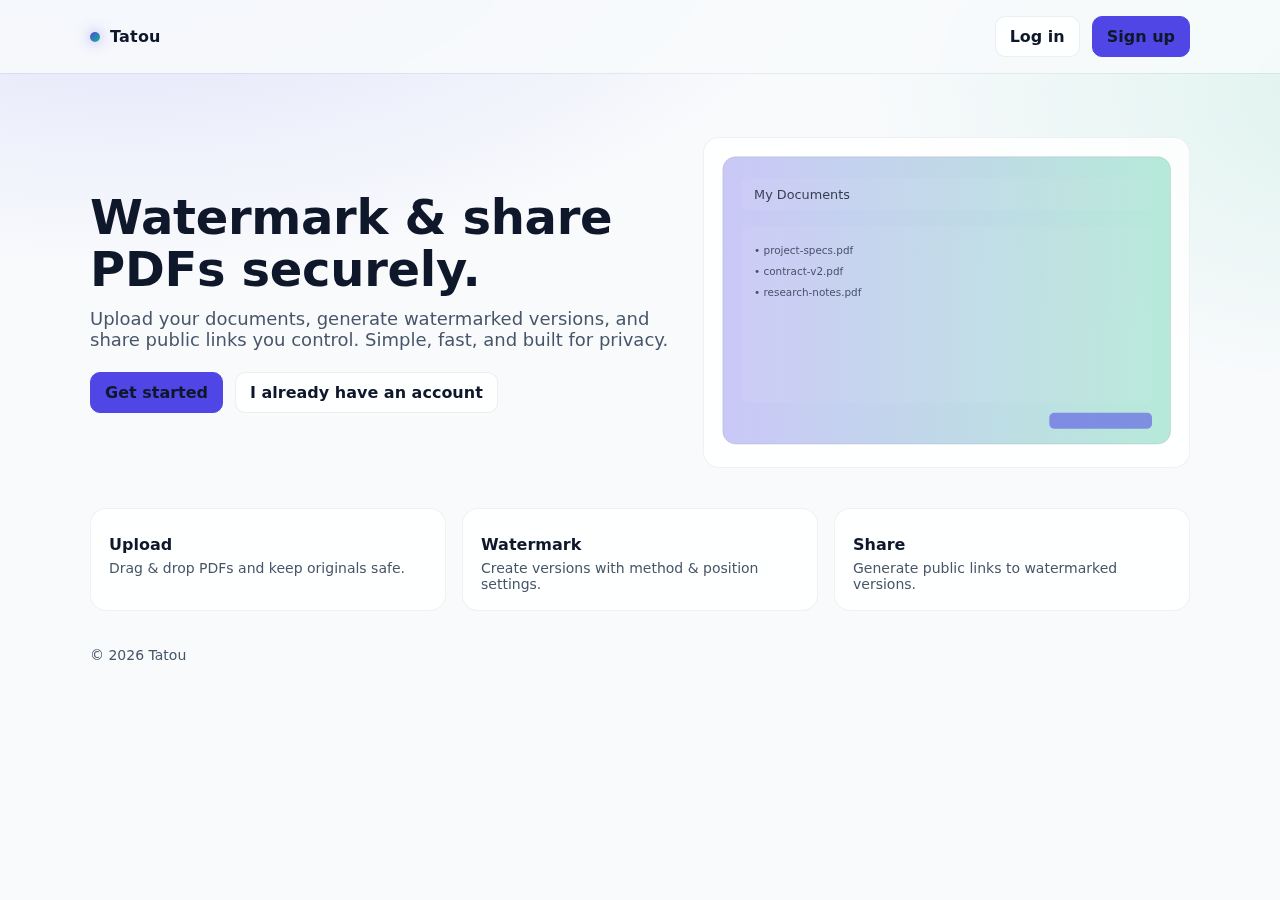
<file: server/src/static/index.html>
<!doctype html>
<html lang="en">
<head>
  <meta charset="utf-8" />
  <meta name="viewport" content="width=device-width, initial-scale=1" />
  <title>Tatou • Watermark & Share PDFs</title>
  <meta name="description" content="Upload PDFs, create watermarked versions, and share secure public links." />
  <link rel="stylesheet" href="style.css">
</head>
<body>
  <header>
    <div class="container nav">
      <a href="#" class="brand" aria-label="Tatou Home">
        <span class="brand__dot" aria-hidden="true"></span>
        <span>Tatou</span>
      </a>
      <nav class="nav__links" aria-label="Primary">
        <a class="btn" href="login.html">Log in</a>
        <a class="btn btn--primary" href="signup.html">Sign up</a>
      </nav>
    </div>
  </header>

  <main class="container">
    <section class="hero">
      <div>
        <h1>Watermark & share PDFs securely.</h1>
        <p>Upload your documents, generate watermarked versions, and share public links you control. Simple, fast, and built for privacy.</p>
        <div class="hero__cta">
          <a class="btn btn--primary" href="signup.html">Get started</a>
          <a class="btn" href="login.html">I already have an account</a>
        </div>
      </div>
      <div class="card" role="img" aria-label="App preview illustration">
        <svg viewBox="0 0 560 360" width="100%" height="auto" xmlns="http://www.w3.org/2000/svg">
          <defs>
            <linearGradient id="g" x1="0" x2="1">
              <stop offset="0%" stop-color="#4f46e5" stop-opacity=".3"/>
              <stop offset="100%" stop-color="#10b981" stop-opacity=".3"/>
            </linearGradient>
          </defs>
          <rect x="1" y="1" width="558" height="358" rx="16" fill="url(#g)" stroke="rgba(148,163,184,.35)" />
          <rect x="24" y="28" width="512" height="40" rx="8" fill="rgba(255,255,255,.06)" />
          <rect x="24" y="88" width="512" height="220" rx="10" fill="rgba(255,255,255,.06)" />
          <text x="40" y="54" font-size="16" fill="currentColor" opacity=".8">My Documents</text>
          <text x="40" y="122" font-size="13" fill="currentColor" opacity=".7">• project-specs.pdf</text>
          <text x="40" y="148" font-size="13" fill="currentColor" opacity=".7">• contract-v2.pdf</text>
          <text x="40" y="174" font-size="13" fill="currentColor" opacity=".7">• research-notes.pdf</text>
          <rect x="408" y="320" width="128" height="20" rx="6" fill="rgba(79,70,229,.55)" />
        </svg>
      </div>
    </section>

    <section class="features">
      <div class="feature card">
        <h3>Upload</h3>
        <p>Drag & drop PDFs and keep originals safe.</p>
      </div>
      <div class="feature card">
        <h3>Watermark</h3>
        <p>Create versions with method & position settings.</p>
      </div>
      <div class="feature card">
        <h3>Share</h3>
        <p>Generate public links to watermarked versions.</p>
      </div>
    </section>
  </main>

  <footer class="container">
    <span>© <span id="y"></span> Tatou</span>
  </footer>

  <script>
    // Set year; keep JS minimal.
    document.getElementById('y').textContent = new Date().getFullYear();
  </script>
</body>
</html>
</file>
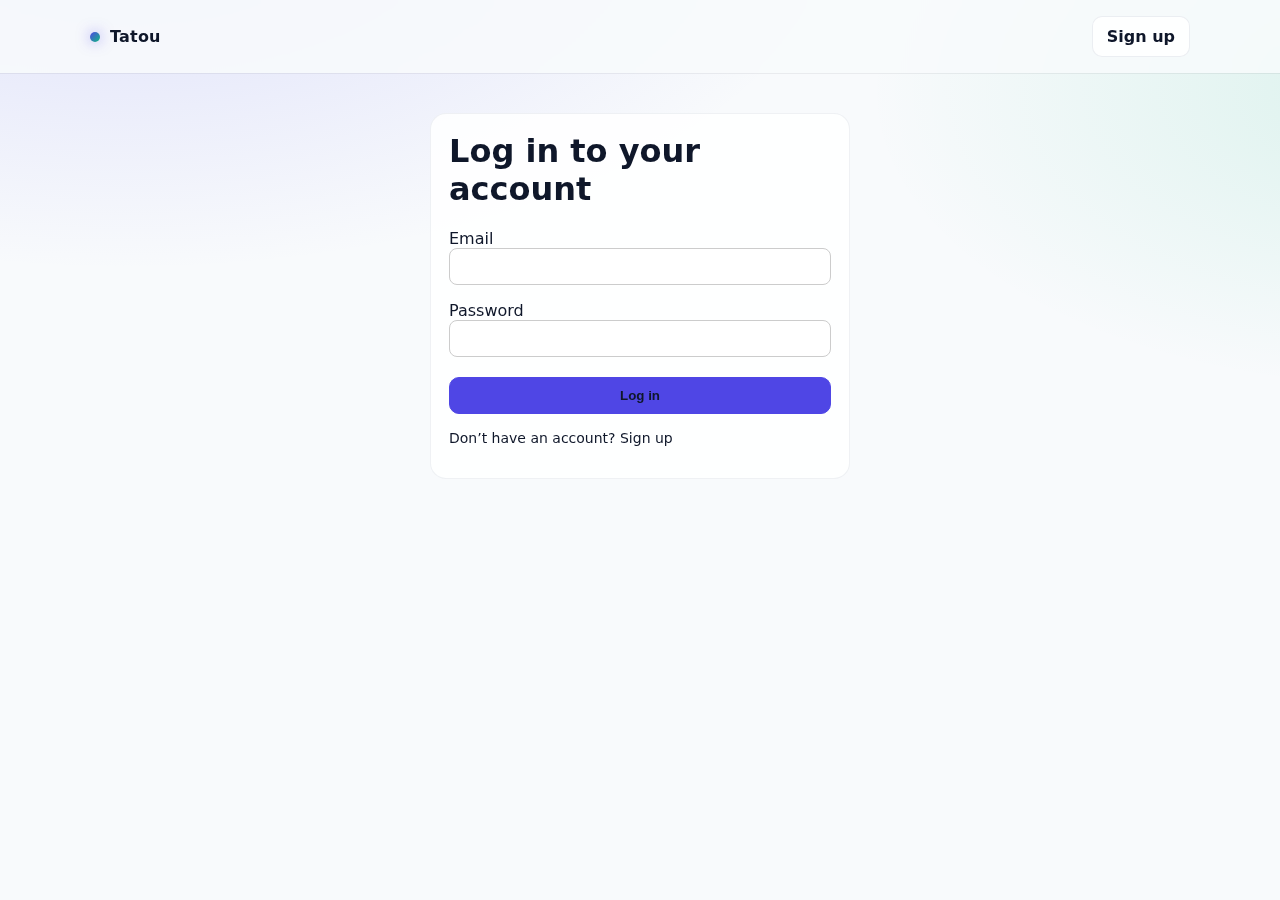
<file: server/src/static/documents.html>
<!doctype html>
<html lang="en">
<head>
  <meta charset="utf-8" />
  <meta name="viewport" content="width=device-width, initial-scale=1" />
  <title>My Documents • Tatou</title>
  <link rel="stylesheet" href="style.css">
</head>
<body>
  <header>
    <div class="container nav">
      <a href="index.html" class="brand">
        <span class="brand__dot"></span>
        <span>Tatou</span>
      </a>
      <nav class="nav__links">
        <button id="logoutBtn" class="btn" type="button">Log out</button>
      </nav>
    </div>
  </header>

  <main class="container" style="padding-bottom:40px;">
    <section class="card" style="margin:20px 0;">
      <h1 style="margin:0 0 12px;">My documents</h1>
      <div style="display:flex;gap:12px;align-items:center;flex-wrap:wrap;">
        <form id="uploadForm" enctype="multipart/form-data" style="display:flex;gap:10px;align-items:center;flex-wrap:wrap;">
          <input type="file" id="file" name="file" accept="application/pdf" required>
          <input type="text" id="name" name="name" placeholder="Document name" required>
          <button class="btn btn--primary" type="submit">Upload PDF</button>
        </form>
        <span id="status" class="muted"></span>
      </div>
    </section>

    <section class="card">
      <div style="display:flex;justify-content:space-between;align-items:center;">
        <h2 style="margin:0 0 8px;">Documents</h2>
        <button class="btn" id="refreshBtn" type="button">Refresh</button>
      </div>
      <div class="table-wrap">
        <table class="table" id="docsTable" aria-label="Your documents">
          <thead>
            <tr>
              <th style="width:80px;">ID</th>
              <th>Name</th>
              <th>Created</th>
              <th>Size</th>
              <th>SHA-256</th>
              <th>Actions</th>
            </tr>
          </thead>
          <tbody id="docsBody">
            <tr><td colspan="6" class="muted">Loading…</td></tr>
          </tbody>
        </table>
      </div>
    </section>

    <div id="modal" class="modal" hidden>
      <div class="modal__card card" role="dialog" aria-modal="true" aria-labelledby="modalTitle">
        <div style="display:flex;justify-content:space-between;align-items:center;gap:8px;">
          <h3 id="modalTitle" style="margin:0;">Details</h3>
          <button class="btn" id="modalClose" type="button">Close</button>
        </div>
        <div id="modalContent" style="margin-top:10px;"></div>
      </div>
    </div>
  </main>

  <script>
    const token = localStorage.getItem('authToken');
    if (!token) window.location.href = 'login.html';

    function apiFetch(path, options = {}) {
      const headers = new Headers(options.headers || {});
      headers.set('Authorization', 'Bearer ' + token);
      return fetch(path, { ...options, headers });
    }
    function apiFetchJSON(path, method, obj){
      return apiFetch(path, {
        method: method,
        headers: { 'Content-Type': 'application/json' },
        body: JSON.stringify(obj)
      });
    }

    let methodsCache = null;
    async function loadMethods(){
      if (methodsCache) return methodsCache;
      const r = await apiFetch('/api/get-watermarking-methods');
      if (!r.ok) throw new Error('Failed to fetch methods');
      const data = await r.json();
      methodsCache = (data.methods || []).map(m => ({ name: m.name, description: m.description }));
      return methodsCache;
    }

    const docsBody = document.getElementById('docsBody');
    const statusEl = document.getElementById('status');
    const modal = document.getElementById('modal');
    const modalContent = document.getElementById('modalContent');
    const modalTitle = document.getElementById('modalTitle');
    document.getElementById('modalClose').onclick = () => modal.hidden = true;

    function humanSize(bytes){
      const units = ['B','KB','MB','GB'];
      let i=0, n=Number(bytes)||0; while(n>=1024 && i<units.length-1){n/=1024; i++;}
      return n.toFixed(n<10 && i>0 ? 1 : 0)+' '+units[i];
    }
    function escapeHtml(str){
      return String(str ?? '').replace(/[&<>"']/g, s => ({'&':'&amp;','<':'&lt;','>':'&gt;','"':'&quot;','\'':'&#39;'}[s]));
    }
    function openModal(title, html){
      const main = document.querySelector('main');
      if (modal.parentElement !== main) main.appendChild(modal);
      modalTitle.textContent = title;
      modalContent.innerHTML = html;
      modal.hidden = false;
    }

    async function loadDocuments(){
      docsBody.innerHTML = '<tr><td colspan="6" class="muted">Loading…</td></tr>';
      try {
        const resp = await apiFetch('/api/list-documents');
        if (!resp.ok) throw new Error('HTTP '+resp.status);
        const data = await resp.json();
        const rows = (data.documents || []).map(doc => {
          const created = doc.creation ? new Date(doc.creation).toLocaleString() : '';
          return `<tr>
            <td>${doc.id}</td>
            <td>${escapeHtml(doc.name)}</td>
            <td>${created}</td>
            <td>${humanSize(doc.size)}</td>
            <td class="mono" title="${doc.sha256}">${doc.sha256?.slice(0,10)}…</td>
            <td>
              <div class="row-actions">
                <button class="btn" data-action="view" data-id="${doc.id}">View</button>
                <button class="btn" data-action="versions" data-id="${doc.id}">Versions</button>
                <button class="btn" data-action="watermark" data-id="${doc.id}">Watermark</button>
                <button class="btn" data-action="readwm" data-id="${doc.id}">Read watermark</button>
                <button class="btn" data-action="delete" data-id="${doc.id}">Delete</button>
              </div>
            </td>
          </tr>`
        }).join('');
        docsBody.innerHTML = rows || '<tr><td colspan="6" class="muted">No documents yet. Upload one above.</td></tr>';
      } catch (e) {
        docsBody.innerHTML = `<tr><td colspan="6" class="error">Failed to load: ${escapeHtml(e.message)}</td></tr>`;
      }
    }

    document.getElementById('uploadForm').addEventListener('submit', async (e) => {
      e.preventDefault();
      statusEl.textContent = 'Uploading…';
      const fd = new FormData(e.currentTarget);
      try {
        const resp = await apiFetch('/api/upload-document', { method: 'POST', body: fd });
        if (!resp.ok) {
          const err = await resp.json().catch(()=>({}));
          throw new Error(err.message || resp.statusText);
        }
        statusEl.textContent = 'Uploaded successfully';
        e.currentTarget.reset();
        await loadDocuments();
      } catch (err) {
        statusEl.textContent = 'Upload failed: ' + err.message;
      } finally {
        setTimeout(()=> statusEl.textContent = '', 3000);
      }
    });

    document.getElementById('docsTable').addEventListener('click', async (e) => {
      const btn = e.target.closest('button[data-action]');
      if (!btn) return;
      const id = btn.getAttribute('data-id');
      const action = btn.getAttribute('data-action');
      try {
        if (action === 'delete') {
          if (!confirm('Delete document #' + id + '?')) return;
          const resp = await apiFetch('/api/delete-document/' + id, { method: 'DELETE' });
          if (!resp.ok) throw new Error('HTTP ' + resp.status);
          await loadDocuments();
        }
        if (action === 'view') {
          const r = await apiFetch('/api/get-document/' + id);
          if (!r.ok) throw new Error('HTTP ' + r.status);
          const blob = await r.blob();
          const url = URL.createObjectURL(blob);
          window.open(url, '_blank');
          setTimeout(()=> URL.revokeObjectURL(url), 60_000);
        }
        if (action === 'versions') {
          const r = await apiFetch('/api/list-versions/' + id);
          if (!r.ok) throw new Error('HTTP ' + r.status);
          const data = await r.json();
          const list = (data.versions||[]).map(v => `
            <li class="list-row">
              <div>
                <div><strong>Link:</strong> <a href="api/get-version/${escapeHtml(v.link)}">${escapeHtml(v.link)}</a></div>
                <div class="muted small">Method: ${escapeHtml(v.method || '')} • Intended for: ${escapeHtml(v.intended_for || '')}</div>
              </div>
              <div class="row-actions">
                <button class="btn" data-open-version="${v.link}">Open</button>
              </div>
            </li>`).join('');
          openModal('Watermarked versions for #' + id, `<ul class="list">${list || '<li class=muted>No versions yet.</li>'}</ul>`);
        }
        if (action === 'watermark') {
          openCreateWatermarkForm(id);
        }
        if (action === 'readwm') {
          openReadWatermarkForm(id);
        }
      } catch (err) {
        alert('Action failed: ' + err.message);
      }
    });

    async function openCreateWatermarkForm(documentId){
      const methods = await loadMethods();
      const options = methods.map(m => `<option value="${escapeHtml(m.name)}">${escapeHtml(m.name)} — ${escapeHtml(m.description||'')}</option>`).join('');
      openModal('Create watermark for #' + documentId, `
        <form id="createWmForm" class="form-vertical">
          <label>Method<select name="method" required><option value="" disabled selected>Select a method</option>${options}</select></label>
          <label>Position<input name="position" placeholder="Position"></label>
          <label>Key<input name="key" placeholder="Reader key" required></label>
          <label>Secret<input name="secret" placeholder="Secret embedded in WM" required></label>
          <label>Intended for<input name="intended_for" placeholder="Recipient or purpose"></label>
          <div class="row-actions">
            <button class="btn" type="button" id="cancelCreate">Cancel</button>
            <button class="btn btn--primary" type="submit">Create</button>
          </div>
        </form>
      `);
      document.getElementById('cancelCreate').onclick = () => { modal.hidden = true; };
      document.getElementById('createWmForm').addEventListener('submit', async (e) => {
        e.preventDefault();
        const fd = new FormData(e.currentTarget);
        const payload = Object.fromEntries(fd.entries());
        try {
          const r = await apiFetchJSON(`/api/create-watermark/${documentId}`, 'POST', payload);
          if (!r.ok) throw new Error('HTTP ' + r.status);
          const data = await r.json();
          openModal('Watermark created', `<p>Version created for document <strong>#${data.documentid}</strong>.</p>
            <p><strong>Link:</strong> <code class="mono">${escapeHtml(data.link)}</code></p>
            <div class="row-actions"><button class="btn" data-open-version="${data.link}">Open version</button></div>`);
        } catch(err){
          alert('Create failed: ' + err.message);
        }
      });
    }

    async function openReadWatermarkForm(documentId){
      const methods = await loadMethods();
      const options = methods.map(m => `<option value="${escapeHtml(m.name)}">${escapeHtml(m.name)} — ${escapeHtml(m.description||'')}</option>`).join('');
      openModal('Read watermark for #' + documentId, `
        <form id="readWmForm" class="form-vertical">
          <label>Method<select name="method" required><option value="" disabled selected>Select a method</option>${options}</select></label>
          <label>Position<input name="position" placeholder="Position"></label>
          <label>Key<input name="key" placeholder="Reader key" required></label>
          <div class="row-actions">
            <button class="btn" type="button" id="cancelRead">Cancel</button>
            <button class="btn btn--primary" type="submit">Read</button>
          </div>
        </form>
      `);
      document.getElementById('cancelRead').onclick = () => { modal.hidden = true; };
      document.getElementById('readWmForm').addEventListener('submit', async (e) => {
        e.preventDefault();
        const fd = new FormData(e.currentTarget);
        const payload = Object.fromEntries(fd.entries());
        try {
          const r = await apiFetchJSON(`/api/read-watermark/${documentId}`, 'POST', payload);
          if (!r.ok) throw new Error('HTTP ' + r.status);
          const data = await r.json();
          openModal('Watermark data', `<pre class="pre">${escapeHtml(JSON.stringify(data, null, 2))}</pre>`);
        } catch(err){
          alert('Read failed: ' + err.message);
        }
      });
    }

    modal.addEventListener('click', async (e) => {
      const btn = e.target.closest('button[data-open-version]');
      if (!btn) return;
      const link = btn.getAttribute('data-open-version');
      try {
        const r = await apiFetch('/api/get-version/' + encodeURIComponent(link));
        if (!r.ok) throw new Error('HTTP ' + r.status);
        const blob = await r.blob();
        const url = URL.createObjectURL(blob);
        window.open(url, '_blank');
        setTimeout(()=> URL.revokeObjectURL(url), 60_000);
      } catch (err) {
        alert('Open failed: ' + err.message);
      }
    });

    document.getElementById('refreshBtn').onclick = loadDocuments;
    document.getElementById('logoutBtn').onclick = () => { localStorage.removeItem('authToken'); window.location.href = 'login.html'; };

    loadDocuments();
  </script>
</body>
</html>
</file>
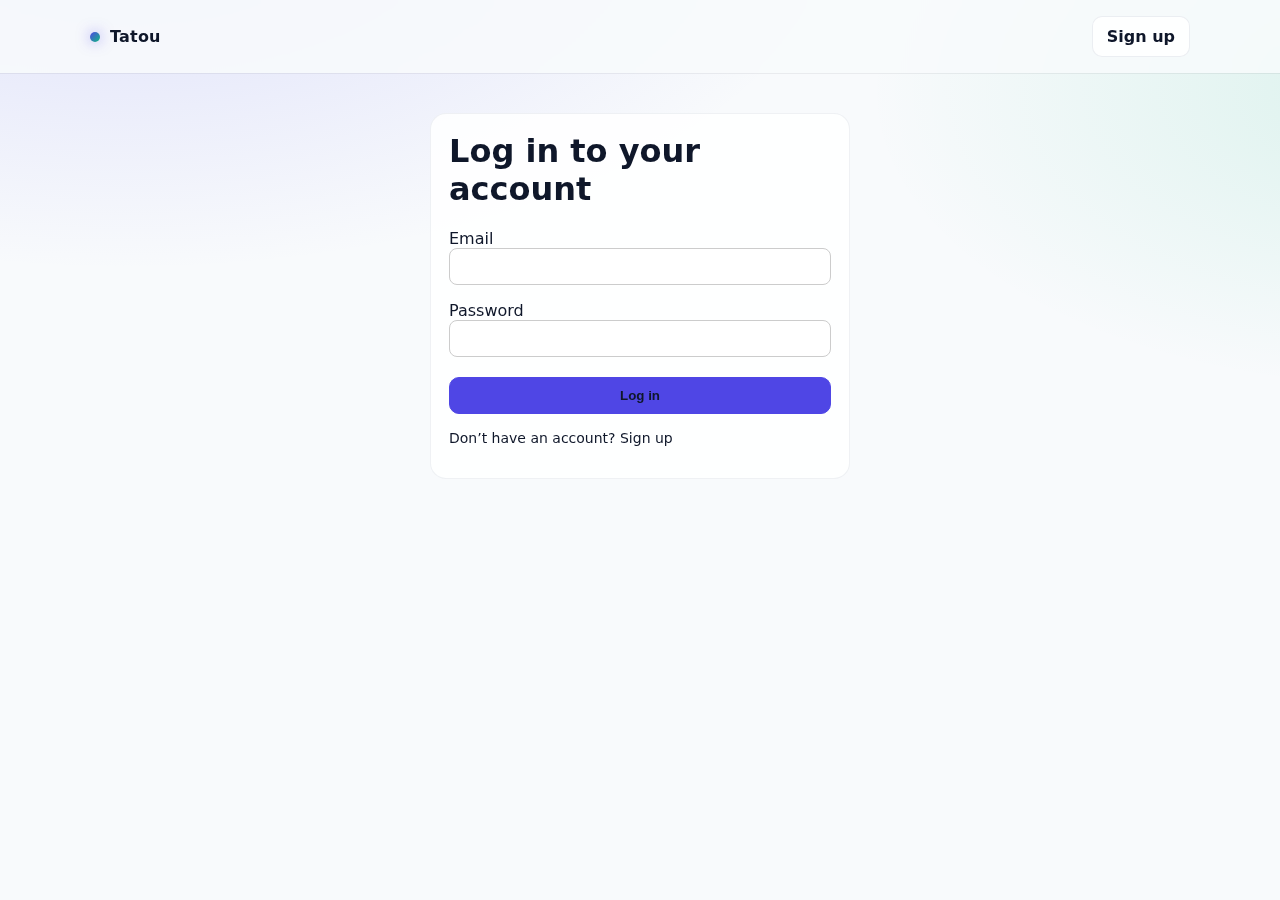
<file: server/src/static/login.html>
<!doctype html>
<html lang="en">
<head>
  <meta charset="utf-8" />
  <meta name="viewport" content="width=device-width, initial-scale=1" />
  <title>Login • Tatou</title>
  <link rel="stylesheet" href="style.css">
</head>
<body>
  <header>
    <div class="container nav">
      <a href="index.html" class="brand">
        <span class="brand__dot"></span>
        <span>Tatou</span>
      </a>
      <nav class="nav__links">
        <a class="btn" href="signup.html">Sign up</a>
      </nav>
    </div>
  </header>

  <main class="container">
    <section class="card" style="max-width:420px;margin:40px auto;">
      <h1 style="margin-top:0;">Log in to your account</h1>
      <form id="loginForm" method="post">
        <div style="margin-bottom:16px;">
          <label for="email">Email</label><br>
          <input type="email" id="email" name="email" required style="width:100%;padding:10px;border-radius:8px;border:1px solid #ccc;">
        </div>
        <div style="margin-bottom:20px;">
          <label for="password">Password</label><br>
          <input type="password" id="password" name="password" required style="width:100%;padding:10px;border-radius:8px;border:1px solid #ccc;">
        </div>
        <button class="btn btn--primary" type="submit" style="width:100%;">Log in</button>
      </form>
      <p style="margin-top:16px;font-size:14px;">Don’t have an account? <a href="signup.html">Sign up</a></p>
    </section>
  </main>

  <script>
    const form = document.getElementById('loginForm');
    form.addEventListener('submit', async (e) => {
      e.preventDefault();
      const data = {
        email: form.email.value,
        password: form.password.value
      };
      try {
        const resp = await fetch('/api/login', {
          method: 'POST',
          headers: { 'Content-Type': 'application/json' },
          body: JSON.stringify(data)
        });
        if (!resp.ok) {
          const err = await resp.json().catch(() => ({}));
          alert('Error: ' + (err.message || resp.statusText));
          return;
        }
        const result = await resp.json();
        localStorage.setItem('authToken', result.token);
        alert('Welcome back!');
        window.location.href = 'documents.html';
      } catch (err) {
        alert('Network error: ' + err.message);
      }
    });
  </script>
</body>
</html>
</file>
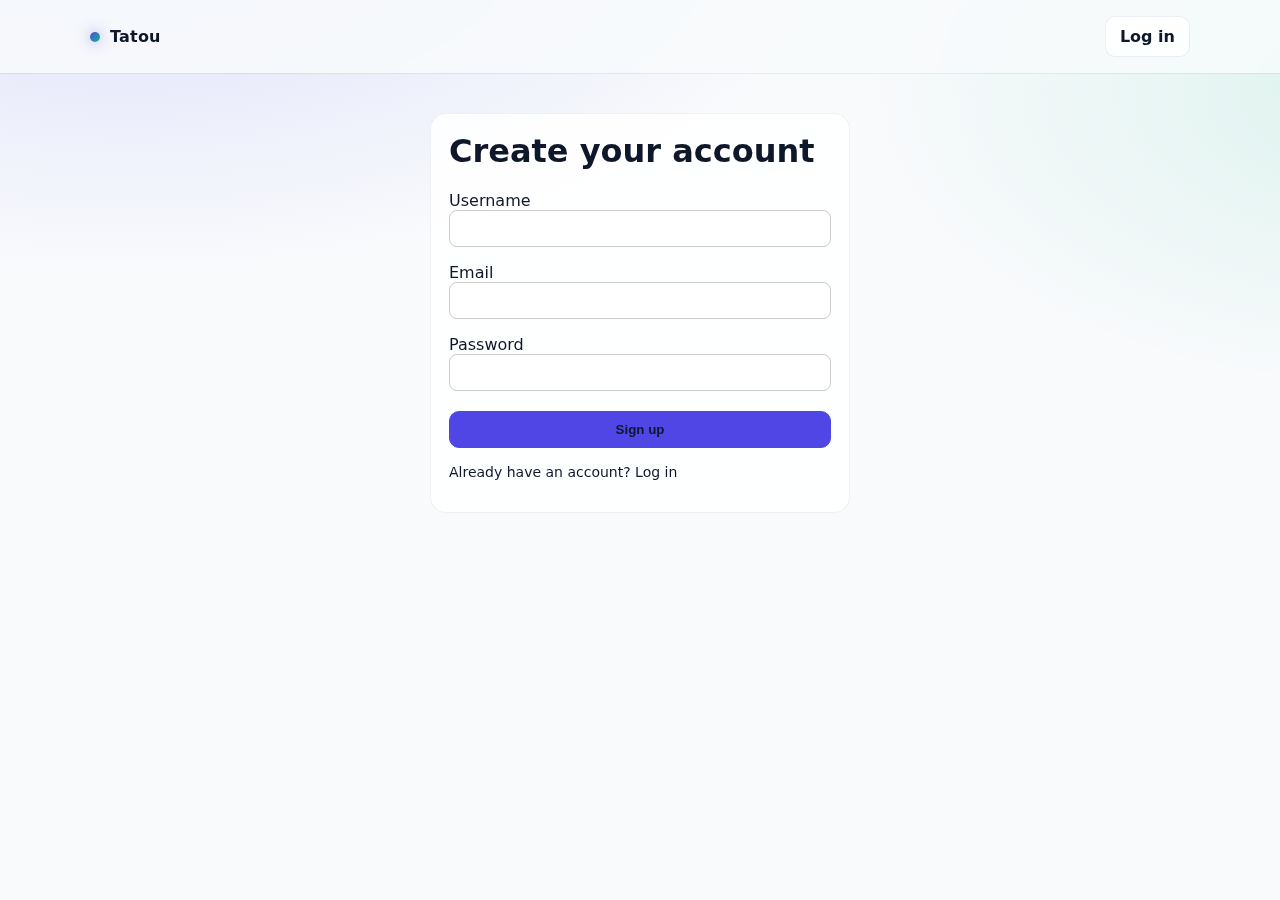
<file: server/src/static/signup.html>
<!doctype html>
<html lang="en">
<head>
  <meta charset="utf-8" />
  <meta name="viewport" content="width=device-width, initial-scale=1" />
  <title>Sign up • Tatou</title>
  <link rel="stylesheet" href="style.css">
</head>
<body>
  <header>
    <div class="container nav">
      <a href="index.html" class="brand">
        <span class="brand__dot"></span>
        <span>Tatou</span>
      </a>
      <nav class="nav__links">
        <a class="btn" href="login.html">Log in</a>
      </nav>
    </div>
  </header>

  <main class="container">
    <section class="card" style="max-width:420px;margin:40px auto;">
      <h1 style="margin-top:0;">Create your account</h1>
      <form id="signupForm" method="post">
        <div style="margin-bottom:16px;">
          <label for="login">Username</label><br>
          <input type="text" id="login" name="login" required style="width:100%;padding:10px;border-radius:8px;border:1px solid #ccc;">
        </div>
        <div style="margin-bottom:16px;">
          <label for="email">Email</label><br>
          <input type="email" id="email" name="email" required style="width:100%;padding:10px;border-radius:8px;border:1px solid #ccc;">
        </div>
        <div style="margin-bottom:20px;">
          <label for="password">Password</label><br>
          <input type="password" id="password" name="password" required style="width:100%;padding:10px;border-radius:8px;border:1px solid #ccc;">
        </div>
        <button class="btn btn--primary" type="submit" style="width:100%;">Sign up</button>
      </form>
      <p style="margin-top:16px;font-size:14px;">Already have an account? <a href="login.html">Log in</a></p>
    </section>
  </main>

  <script>
    const form = document.getElementById('signupForm');
    form.addEventListener('submit', async (e) => {
      e.preventDefault();
      const data = {
        login: form.login.value,
        email: form.email.value,
        password: form.password.value
      };
      try {
        const resp = await fetch('/api/create-user', {
          method: 'POST',
          headers: { 'Content-Type': 'application/json' },
          body: JSON.stringify(data)
        });
        if (!resp.ok) {
          const err = await resp.json().catch(() => ({}));
          alert('Error: ' + (err.message || resp.statusText));
          return;
        }
        const result = await resp.json();
        alert('Account created! Welcome ' + result.login);
        window.location.href = 'login.html';
      } catch (err) {
        alert('Network error: ' + err.message);
      }
    });
  </script>
</body>
</html>
</file>
<file: server/src/static/style.css>
:root {
      --bg: #0f172a;        /* slate-900 */
      --panel: #111827;     /* gray-900 */
      --muted: #94a3b8;     /* slate-400 */
      --text: #e5e7eb;      /* gray-200 */
      --brand: #4f46e5;     /* indigo-600 */
      --brand-600: #4338ca;
      --ring: 0 0 0 3px rgba(79,70,229,.35);
      --radius: 16px;
    }
    @media (prefers-color-scheme: light) {
      :root { --bg: #f8fafc; --panel:#ffffff; --text:#0f172a; --muted:#475569; }
      header { box-shadow: 0 1px 0 rgba(2,6,23,.06); }
    }
    * { box-sizing: border-box; }
    html, body { height: 100%; }
    body {
      margin: 0; font-family: ui-sans-serif, system-ui, -apple-system, Segoe UI, Roboto, Ubuntu, Cantarell, Noto Sans, Arial, "Apple Color Emoji", "Segoe UI Emoji";
      background: radial-gradient(1200px 600px at 10% -10%, rgba(99,102,241,.18), transparent 60%),
                  radial-gradient(900px 500px at 110% 10%, rgba(16,185,129,.12), transparent 60%), var(--bg);
      color: var(--text);
      display: flex; flex-direction: column;
    }
    a { color: inherit; text-decoration: none; }
    .container { width: min(1100px, 92%); margin: 0 auto; }

    /* Header */
    header { position: sticky; top: 0; backdrop-filter: saturate(150%) blur(6px); background: color-mix(in oklab, var(--bg) 86%, transparent); z-index: 10; }
    .nav { display: flex; align-items: center; justify-content: space-between; padding: 16px 0; }
    .brand { display: inline-flex; align-items: center; gap: 10px; font-weight: 700; letter-spacing: .2px; }
    .brand__dot { width: 10px; height: 10px; border-radius: 999px; background: linear-gradient(135deg, var(--brand), #10b981); box-shadow: 0 0 14px rgba(79,70,229,.55); }
    .nav__links { display: flex; align-items: center; gap: 12px; }
    .btn { display: inline-flex; align-items: center; justify-content: center; gap: 8px; padding: 10px 14px; border-radius: 10px; border: 1px solid rgba(148,163,184,.18); background: color-mix(in oklab, var(--panel) 86%, transparent); color: var(--text); font-weight: 600; }
    .btn:hover { border-color: rgba(148,163,184,.4); transform: translateY(-1px); transition: .15s ease; }
    .btn--primary { background: var(--brand); border-color: var(--brand); }
    .btn--primary:hover { background: var(--brand-600); box-shadow: var(--ring); }

    /* Hero */
    .hero { display: grid; grid-template-columns: 1.2fr 1fr; gap: 28px; align-items: center; padding: 64px 0 40px; }
    .hero h1 { font-size: clamp(28px, 4vw, 48px); line-height: 1.08; margin: 0 0 12px; letter-spacing: -.3px; }
    .hero p { color: var(--muted); font-size: clamp(14px, 1.8vw, 18px); margin: 0 0 22px; }
    .hero__cta { display: flex; gap: 12px; flex-wrap: wrap; }

    .card {
      background: color-mix(in oklab, var(--panel) 86%, transparent);
      border: 1px solid rgba(148,163,184,.15);
      padding: 18px;
      border-radius: var(--radius);
    }

    .features { display: grid; grid-template-columns: repeat(3, 1fr); gap: 16px; }
    .feature h3 { margin: 8px 0 6px; font-size: 16px; }
    .feature p { margin: 0; color: var(--muted); font-size: 14px; }

    /* Footer */
    footer { padding: 36px 0; color: var(--muted); font-size: 14px; }

    /* Responsive */
    @media (max-width: 860px) {
      .hero { grid-template-columns: 1fr; padding-top: 40px; }
      .features { grid-template-columns: 1fr; }
    }
    
    /* Forms */
.form-vertical { display:block; width:100%; }
.form-vertical label { display:block; font-size:14px; font-weight:500; margin:10px 0 4px; }
.form-vertical input, form select, form textarea { width:100%; padding:10px; border-radius:6px; border:1px solid #cbd5e1; font-size:14px; }
.form-vertical input:focus, form select:focus, form textarea:focus { outline:none; border-color:#4f46e5; box-shadow:0 0 0 2px rgba(79,70,229,0.25); }
.form-vertical button { margin-top:12px; }


/* Utility for grouping inputs */
.form-grid { display:flex; flex-direction:column; gap:12px; }
</file>
